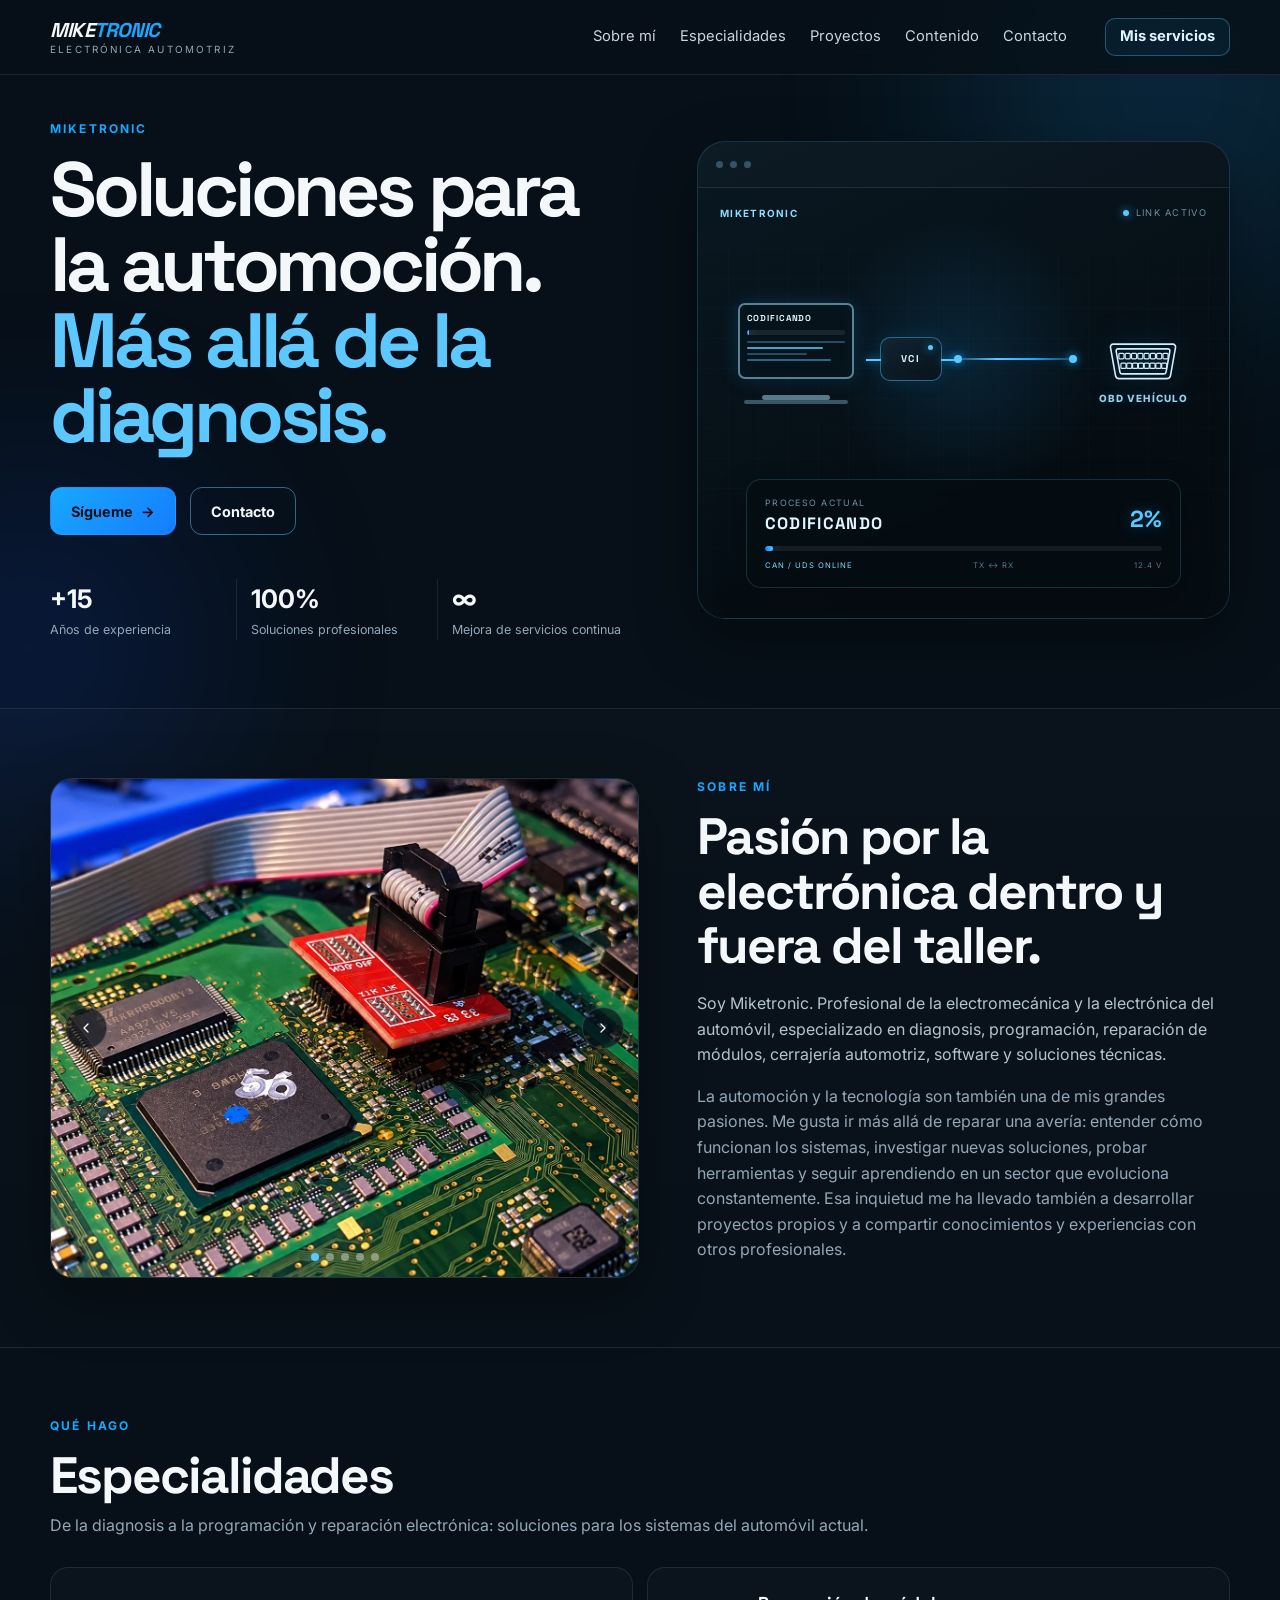
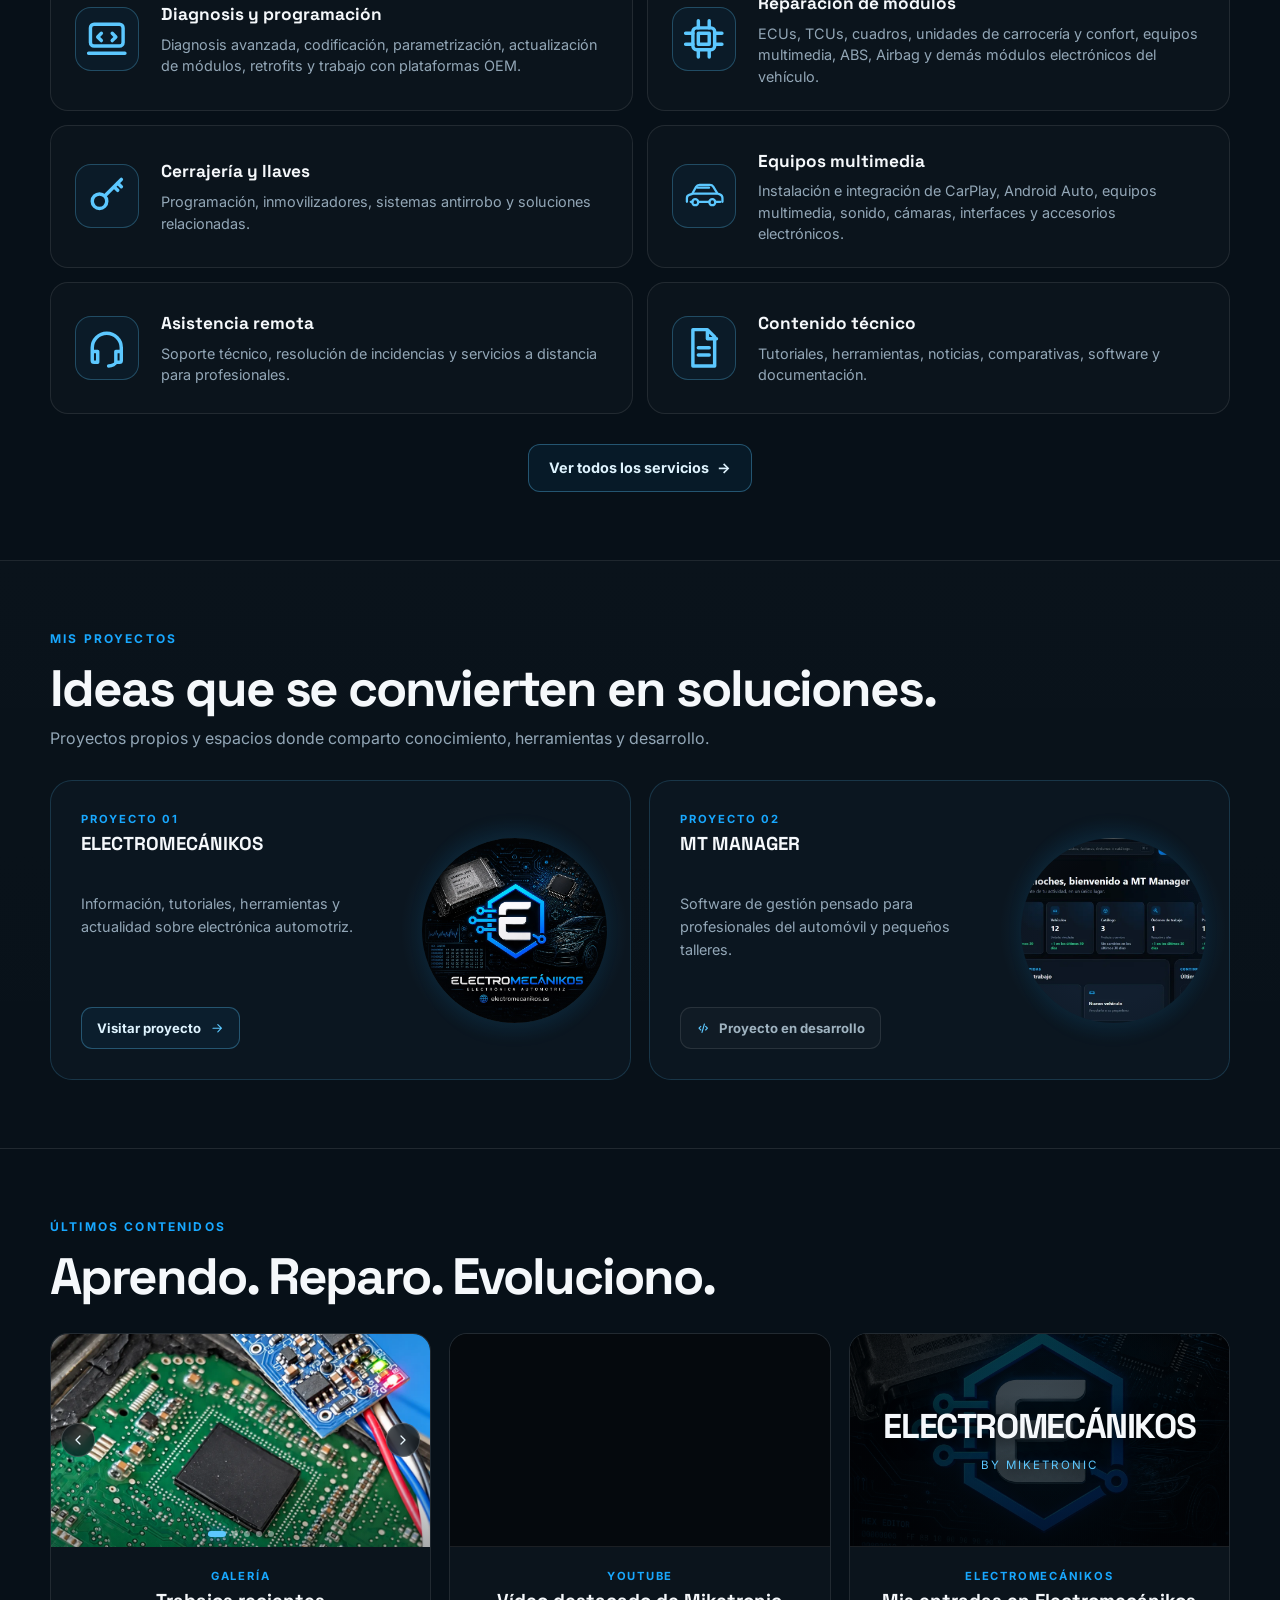
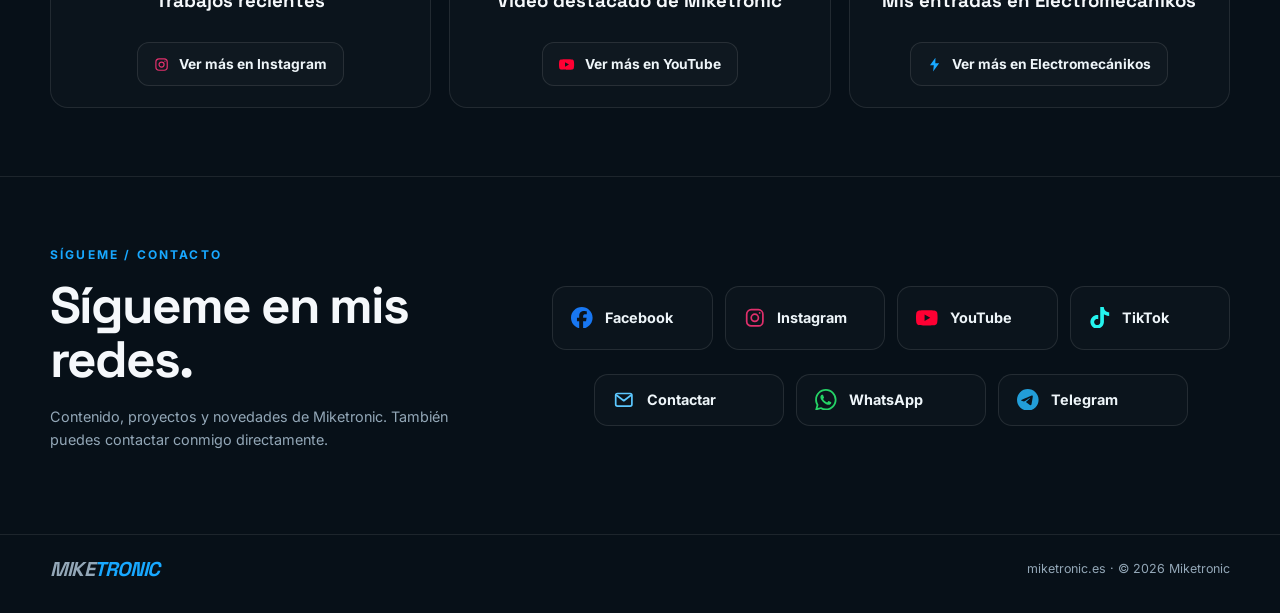
<file: index.html>
<!DOCTYPE html>
<html lang="es"><head>
<meta charset="UTF-8"><meta name="viewport" content="width=device-width,initial-scale=1.0"><title>Miketronic - Soluciones para electrónica automotriz</title>
<meta name="description" content="Miketronic: soluciones de electrónica automotriz, diagnosis, programación, reparación de módulos, cerrajería y tecnología aplicada al automóvil."><meta name="robots" content="index, follow, max-image-preview:large"><meta name="theme-color" content="#07111a">
<link rel="icon" href="/assets/favicon/favicon.ico" sizes="any"><link rel="icon" type="image/png" sizes="192x192" href="/assets/favicon/android-chrome-192x192.png"><link rel="icon" type="image/png" sizes="32x32" href="/assets/favicon/favicon-32x32.png"><link rel="icon" type="image/png" sizes="16x16" href="/assets/favicon/favicon-16x16.png"><link rel="apple-touch-icon" sizes="180x180" href="/assets/favicon/apple-touch-icon.png"><link rel="manifest" href="/site.webmanifest"><meta name="apple-mobile-web-app-title" content="Miketronic"><meta name="application-name" content="Miketronic"><link rel="canonical" href="https://miketronic.es/">
<meta property="og:title" content="Miketronic - Soluciones para electrónica automotriz"><meta property="og:description" content="Soluciones de electrónica automotriz, diagnosis, programación, reparación de módulos, cerrajería y proyectos técnicos para profesionales del automóvil."><meta property="og:type" content="website"><meta property="og:url" content="https://miketronic.es/"><meta property="og:site_name" content="Miketronic"><meta property="og:locale" content="es_ES"><meta property="og:image" content="https://miketronic.es/assets/about/miketronic-social.jpg"><meta property="og:image:type" content="image/jpeg"><meta property="og:image:width" content="1200"><meta property="og:image:height" content="630"><meta property="og:image:alt" content="Miketronic - Soluciones para electrónica automotriz"><meta name="twitter:card" content="summary_large_image"><meta name="twitter:title" content="Miketronic - Soluciones para electrónica automotriz"><meta name="twitter:description" content="Soluciones de electrónica automotriz, diagnosis, programación, reparación de módulos, cerrajería y proyectos técnicos para profesionales del automóvil."><meta name="twitter:image" content="https://miketronic.es/assets/about/miketronic-social.jpg"><meta name="twitter:image:alt" content="Miketronic - Soluciones para electrónica automotriz">
<script type="application/ld+json">{"@context":"https://schema.org","@graph":[{"@type":"WebSite","@id":"https://miketronic.es/#website","url":"https://miketronic.es/","name":"Miketronic","description":"Soluciones para electrónica automotriz: diagnosis, programación, reparación de módulos, cerrajería y tecnología aplicada al automóvil.","inLanguage":"es"},{"@type":"Person","@id":"https://miketronic.es/#miketronic","name":"Miketronic","url":"https://miketronic.es/","image":"https://miketronic.es/assets/about/miketronic-social.jpg","description":"Profesional de la electromecánica y la electrónica del automóvil especializado en diagnosis, programación, reparación de módulos, cerrajería automotriz, software y soluciones técnicas.","knowsAbout":["Electrónica automotriz","Diagnosis de vehículos","Programación y codificación de módulos","Reparación de ECUs y TCUs","Cerrajería automotriz","Asistencia técnica remota"],"sameAs":["https://www.instagram.com/miketronic.es/","https://www.youtube.com/@miketronic_","https://www.tiktok.com/@miketronic.es","https://www.facebook.com/miketronic.es/","https://www.electromecanikos.es/"]}]}</script>
<link rel="preconnect" href="https://fonts.googleapis.com"><link rel="preconnect" href="https://fonts.gstatic.com" crossorigin><link rel="preload" as="style" href="https://fonts.googleapis.com/css2?family=Inter:wght@400;500;600;700;800&family=Space+Grotesk:wght@500;600;700&display=optional" onload="this.onload=null;this.rel='stylesheet'"><noscript><link rel="stylesheet" href="https://fonts.googleapis.com/css2?family=Inter:wght@400;500;600;700;800&family=Space+Grotesk:wght@500;600;700&display=optional"></noscript><link rel="stylesheet" href="styles.css">
<style>.site-icon{display:inline-block;width:1.2em;height:1.2em;flex:0 0 auto;vertical-align:-.18em;color:inherit}.icon .site-icon{width:1.65em;height:1.65em}.social-card .site-icon{width:1.35em;height:1.35em;color:var(--social)}.project-action .site-icon,.project-status .site-icon,.gallery-more .site-icon,.electromecanikos-more .site-icon,.youtube-more .site-icon{width:1.1em;height:1.1em;color:var(--social,#5cc8ff)}.vehicle .site-icon{width:4.3rem;height:4.3rem;color:#cdefff;filter:drop-shadow(0 0 16px rgba(24,168,255,.28))}#sobre-mi,#especialidades,#proyectos,#contenido,#contacto{scroll-margin-top:92px}.youtube-thumb,.article-thumb{padding:0;background:#05090d;aspect-ratio:16/9;height:auto;overflow:hidden}.youtube-thumb iframe,.article-thumb img{width:100%;height:100%;border:0;display:block;object-fit:cover}.youtube-card-body{display:flex;flex-direction:column;align-items:flex-start}.youtube-more,.electromecanikos-more{min-height:44px;border:1px solid rgba(255,255,255,.10);background:rgba(255,255,255,.018);border-radius:12px;display:inline-flex;align-items:center;gap:10px;padding:0 16px;margin-top:8px;color:#eef5f9;font-size:.86rem;font-weight:700;transition:.2s}.youtube-more{--social:#ff0033}.electromecanikos-more{--social:#18a8ff}.youtube-more:hover,.electromecanikos-more:hover{transform:translateY(-3px);border-color:var(--social);box-shadow:0 10px 28px color-mix(in srgb,var(--social) 12%,transparent)}.content-card-link{display:block;color:inherit;text-decoration:none}#contenido .content-card{text-align:center}#contenido .content-card .content-body,#contenido .content-card .youtube-card-body{align-items:center;text-align:center}#contenido .content-card .youtube-more,#contenido .content-card .electromecanikos-more,#contenido .content-card .gallery-more{align-self:center}.projects-grid{align-items:stretch}.project-card{height:100%}.project-content{height:100%;justify-content:flex-start}.project-content p{margin-bottom:22px}.project-action,.project-status{min-height:42px;border:1px solid rgba(92,200,255,.32);background:rgba(24,168,255,.06);border-radius:11px;display:inline-flex;align-items:center;justify-content:center;gap:9px;padding:0 15px;margin-top:auto;align-self:flex-start;font-size:.82rem;font-weight:700}.project-action{color:#dff4ff;text-decoration:none;transition:.2s}.project-action:hover{transform:translateY(-3px);border-color:#5cc8ff;background:rgba(24,168,255,.13);box-shadow:0 10px 28px rgba(24,168,255,.14)}.project-status{border-color:rgba(255,255,255,.10);background:rgba(255,255,255,.025);color:#9fb3c0}.project-art{position:relative;isolation:isolate}.project-art::before{content:"";position:absolute;inset:12%;border-radius:50%;background:radial-gradient(circle,rgba(24,168,255,.30),rgba(24,168,255,.05) 58%,transparent 76%);filter:blur(10px)}.project-art span{position:relative;z-index:1;box-shadow:none!important}.network-grid{display:grid;grid-template-columns:repeat(4,minmax(0,1fr));gap:12px}.contact-methods{display:grid;grid-template-columns:repeat(3,190px);justify-content:center;gap:12px}.contact-methods .social-card{width:190px;min-height:52px}.email-contact{--social:var(--accent-2)}.tech-visual{position:relative;min-height:430px;overflow:hidden;background:#07111a}.nav-services{margin-left:14px!important;padding:9px 14px!important;border:1px solid rgba(92,200,255,.34);border-radius:10px;background:rgba(24,168,255,.07);color:#dff4ff!important;font-weight:700;transition:.2s!important}.nav-services:hover{border-color:#5cc8ff;background:rgba(24,168,255,.14)!important;box-shadow:0 8px 24px rgba(24,168,255,.12);transform:translateY(-1px)}@media(max-width:900px){.network-grid{grid-template-columns:repeat(2,minmax(0,1fr))}}@media(max-width:620px){#sobre-mi,#especialidades,#proyectos,#contenido,#contacto{scroll-margin-top:84px}.network-grid{grid-template-columns:repeat(2,minmax(0,1fr))}.tech-visual{min-height:360px}.nav-services{margin:8px 0 0!important;text-align:center}.hero-copy{text-align:center!important}.hero-actions{justify-content:center!important}.hero-stats{grid-template-columns:repeat(3,minmax(0,1fr))!important;gap:6px!important;align-items:stretch!important}.hero-stats div{padding:0 5px!important;min-width:0!important;text-align:center!important}.hero-stats strong{font-size:clamp(1.15rem,5.8vw,1.55rem)!important;line-height:1.1!important;white-space:nowrap!important}.hero-stats span{font-size:clamp(.56rem,2.55vw,.72rem)!important;line-height:1.25!important;overflow-wrap:anywhere}.vehicle .site-icon{width:3rem;height:3rem}}</style></head>
<body><div class="page-glow glow-a"></div><div class="page-glow glow-b"></div>
<header class="site-header" id="inicio"><div class="container nav-wrap"><a class="brand" href="/" aria-label="Recargar inicio de Miketronic"><span class="brand-main">MIKE<span>TRONIC</span></span><span class="brand-sub">electrónica automotriz</span></a><button class="menu-toggle" aria-label="Abrir menú" aria-expanded="false">☰</button><nav class="nav-links"><a href="#sobre-mi">Sobre mí</a><a href="#especialidades">Especialidades</a><a href="#proyectos">Proyectos</a><a href="#contenido">Contenido</a><a href="#contacto">Contacto</a><a class="nav-services" href="/servicios/">Mis servicios</a></nav></div></header><main>
<section class="hero section-pad"><div class="container hero-grid"><div class="hero-copy"><div class="eyebrow">MIKETRONIC</div><h1>Soluciones para la automoción.<br><span>Más allá de la diagnosis.</span></h1><div class="hero-actions"><a class="btn btn-primary" href="#contacto">Sígueme <span>→</span></a><a class="btn btn-ghost" href="#contacto">Contacto</a></div><div class="hero-stats"><div><strong>+15</strong><span>Años de experiencia</span></div><div><strong>100%</strong><span>Soluciones profesionales</span></div><div><strong>∞</strong><span>Mejora de servicios continua</span></div></div></div><div class="hero-visual"><div class="visual-card"><div class="visual-topline"><span></span><span></span><span></span></div><div class="tech-visual"></div></div></div></div></section>
<section class="section-pad section-dark"><div class="container split-grid" id="sobre-mi"><div class="about-carousel reveal" aria-label="Galería sobre Miketronic"><div class="carousel-track"><div class="carousel-slide active"><img src="assets/about/foto-1.webp" alt="Electrónica automotriz y reparación de módulos - Miketronic" width="1254" height="1254" loading="lazy" decoding="async"></div><div class="carousel-slide"><img src="assets/about/foto-2.webp" alt="Programación y diagnosis de módulos de automóvil - Miketronic" width="1254" height="1254" loading="lazy" decoding="async" fetchpriority="low"></div><div class="carousel-slide"><img src="assets/about/foto-3.webp" alt="Programación electrónica de centralitas - Miketronic" width="1254" height="1254" loading="lazy" decoding="async" fetchpriority="low"></div><div class="carousel-slide"><img src="assets/about/foto-4.webp" alt="Cerrajería automotriz y programación de llaves - Miketronic" width="1254" height="1254" loading="lazy" decoding="async" fetchpriority="low"></div><div class="carousel-slide"><img src="assets/about/foto-5.webp" alt="Reparación electrónica de sistemas del automóvil - Miketronic" width="1254" height="1254" loading="lazy" decoding="async" fetchpriority="low"></div><div class="carousel-empty"><i class="fa-regular fa-images"></i><strong>Añade tus fotos</strong><span>assets/about/foto-1.webp · foto-2.webp · ...</span></div></div><button class="carousel-arrow carousel-prev" type="button" aria-label="Foto anterior"><i class="fa-solid fa-chevron-left"></i></button><button class="carousel-arrow carousel-next" type="button" aria-label="Foto siguiente"><i class="fa-solid fa-chevron-right"></i></button><div class="carousel-dots"></div></div><div class="about-copy reveal delay-1"><div class="eyebrow">SOBRE MÍ</div><h2>Pasión por la electrónica dentro y fuera del taller.</h2><p>Soy Miketronic. Profesional de la electromecánica y la electrónica del automóvil, especializado en diagnosis, programación, reparación de módulos, cerrajería automotriz, software y soluciones técnicas.</p><p class="muted">La automoción y la tecnología son también una de mis grandes pasiones. Me gusta ir más allá de reparar una avería: entender cómo funcionan los sistemas, investigar nuevas soluciones, probar herramientas y seguir aprendiendo en un sector que evoluciona constantemente. Esa inquietud me ha llevado también a desarrollar proyectos propios y a compartir conocimientos y experiencias con otros profesionales.</p></div></div></section>
<section class="section-pad"><div class="container" id="especialidades"><div class="section-heading reveal"><div><div class="eyebrow">QUÉ HAGO</div><h2>Especialidades</h2><p>De la diagnosis a la programación y reparación electrónica: soluciones para los sistemas del automóvil actual.</p></div></div><div class="cards-grid services-grid"><article class="card service-card reveal"><div class="icon"><i class="fa-solid fa-laptop-code"></i></div><div class="service-copy"><h3>Diagnosis y programación</h3><p>Diagnosis avanzada, codificación, parametrización, actualización de módulos, retrofits y trabajo con plataformas OEM.</p></div></article><article class="card service-card reveal delay-1"><div class="icon"><i class="fa-solid fa-microchip"></i></div><div class="service-copy"><h3>Reparación de módulos</h3><p>ECUs, TCUs, cuadros, unidades de carrocería y confort, equipos multimedia, ABS, Airbag y demás módulos electrónicos del vehículo.</p></div></article><article class="card service-card reveal delay-2"><div class="icon"><i class="fa-solid fa-key"></i></div><div class="service-copy"><h3>Cerrajería y llaves</h3><p>Programación, inmovilizadores, sistemas antirrobo y soluciones relacionadas.</p></div></article><article class="card service-card reveal"><div class="icon"><i class="fa-solid fa-car-side"></i></div><div class="service-copy"><h3>Equipos multimedia</h3><p>Instalación e integración de CarPlay, Android Auto, equipos multimedia, sonido, cámaras, interfaces y accesorios electrónicos.</p></div></article><article class="card service-card reveal delay-1"><div class="icon"><i class="fa-solid fa-headset"></i></div><div class="service-copy"><h3>Asistencia remota</h3><p>Soporte técnico, resolución de incidencias y servicios a distancia para profesionales.</p></div></article><article class="card service-card reveal delay-2"><div class="icon"><i class="fa-solid fa-file-lines"></i></div><div class="service-copy"><h3>Contenido técnico</h3><p>Tutoriales, herramientas, noticias, comparativas, software y documentación.</p></div></article></div></div></section>
<section class="section-pad section-dark"><div class="container" id="proyectos"><div class="section-heading reveal"><div><div class="eyebrow">MIS PROYECTOS</div><h2>Ideas que se convierten en soluciones.</h2><p>Proyectos propios y espacios donde comparto conocimiento, herramientas y desarrollo.</p></div></div><div class="projects-grid"><article class="project-card reveal"><div class="project-content"><div class="project-kicker">PROYECTO 01</div><h3>ELECTROMECÁNIKOS</h3><p>Información, tutoriales, herramientas y actualidad sobre electrónica automotriz.</p><a class="project-action" href="https://www.electromecanikos.es/" target="_blank" rel="noopener noreferrer">Visitar proyecto <i class="fa-solid fa-arrow-right"></i></a></div><div class="project-art project-art-one"><span>EM</span></div></article><article class="project-card reveal delay-1"><div class="project-content"><div class="project-kicker">PROYECTO 02</div><h3>MT MANAGER</h3><p>Software de gestión pensado para profesionales del automóvil y pequeños talleres.</p><span class="project-status"><i class="fa-solid fa-code"></i> Proyecto en desarrollo</span></div><div class="project-art project-art-two"><span>MT</span></div></article></div></div></section>
<section class="section-pad"><div class="container" id="contenido"><div class="section-heading reveal"><div><div class="eyebrow">ÚLTIMOS CONTENIDOS</div><h2>Aprendo. Reparo. Evoluciono.</h2></div></div><div class="content-grid"><article class="content-card reveal"><div class="content-thumb">CARGANDO...</div></article><article class="content-card reveal delay-1"><div class="content-thumb">CARGANDO...</div></article><article class="content-card reveal delay-2"><div class="content-thumb">CARGANDO...</div></article></div></div></section>
<section class="section-pad contact-section"><div class="container contact-wrap reveal" id="contacto"><div><div class="eyebrow">SÍGUEME / CONTACTO</div><h2>Sígueme en mis redes.</h2><p>Contenido, proyectos y novedades de Miketronic. También puedes contactar conmigo directamente.</p></div><div class="social-area"><div class="network-grid"><a class="social-card facebook" href="https://www.facebook.com/miketronic.es/" target="_blank" rel="noopener noreferrer"><i class="fa-brands fa-facebook-f"></i><strong>Facebook</strong></a><a class="social-card instagram" href="https://www.instagram.com/miketronic.es/" target="_blank" rel="noopener noreferrer"><i class="fa-brands fa-instagram"></i><strong>Instagram</strong></a><a class="social-card youtube" href="https://www.youtube.com/@miketronic_" target="_blank" rel="noopener noreferrer"><i class="fa-brands fa-youtube"></i><strong>YouTube</strong></a><a class="social-card tiktok" href="https://www.tiktok.com/@miketronic.es" target="_blank" rel="noopener noreferrer"><i class="fa-brands fa-tiktok"></i><strong>TikTok</strong></a></div><div class="contact-methods"><a class="social-card email-contact" href="mailto:miketronic.es@gmail.com"><i class="fa-solid fa-envelope"></i><strong>Contactar</strong></a><a class="social-card whatsapp" href="https://wa.me/34622486968" target="_blank" rel="noopener noreferrer"><i class="fa-brands fa-whatsapp"></i><strong>WhatsApp</strong></a><a class="social-card telegram" href="https://t.me/mike_miketronic" target="_blank" rel="noopener noreferrer"><i class="fa-brands fa-telegram"></i><strong>Telegram</strong></a></div></div></div></section></main>
<footer class="site-footer"><div class="container footer-wrap"><div class="brand footer-brand"><span class="brand-main">MIKE<span>TRONIC</span></span></div><div>miketronic.es · © <span id="year"></span> Miketronic</div></div></footer><button class="back-to-top" type="button" aria-label="Volver arriba" title="Volver arriba"><i class="fa-solid fa-chevron-up"></i></button><script src="content-config.js" defer></script><script src="script.js" defer></script><script src="icons.js" defer></script></body></html>
</file>
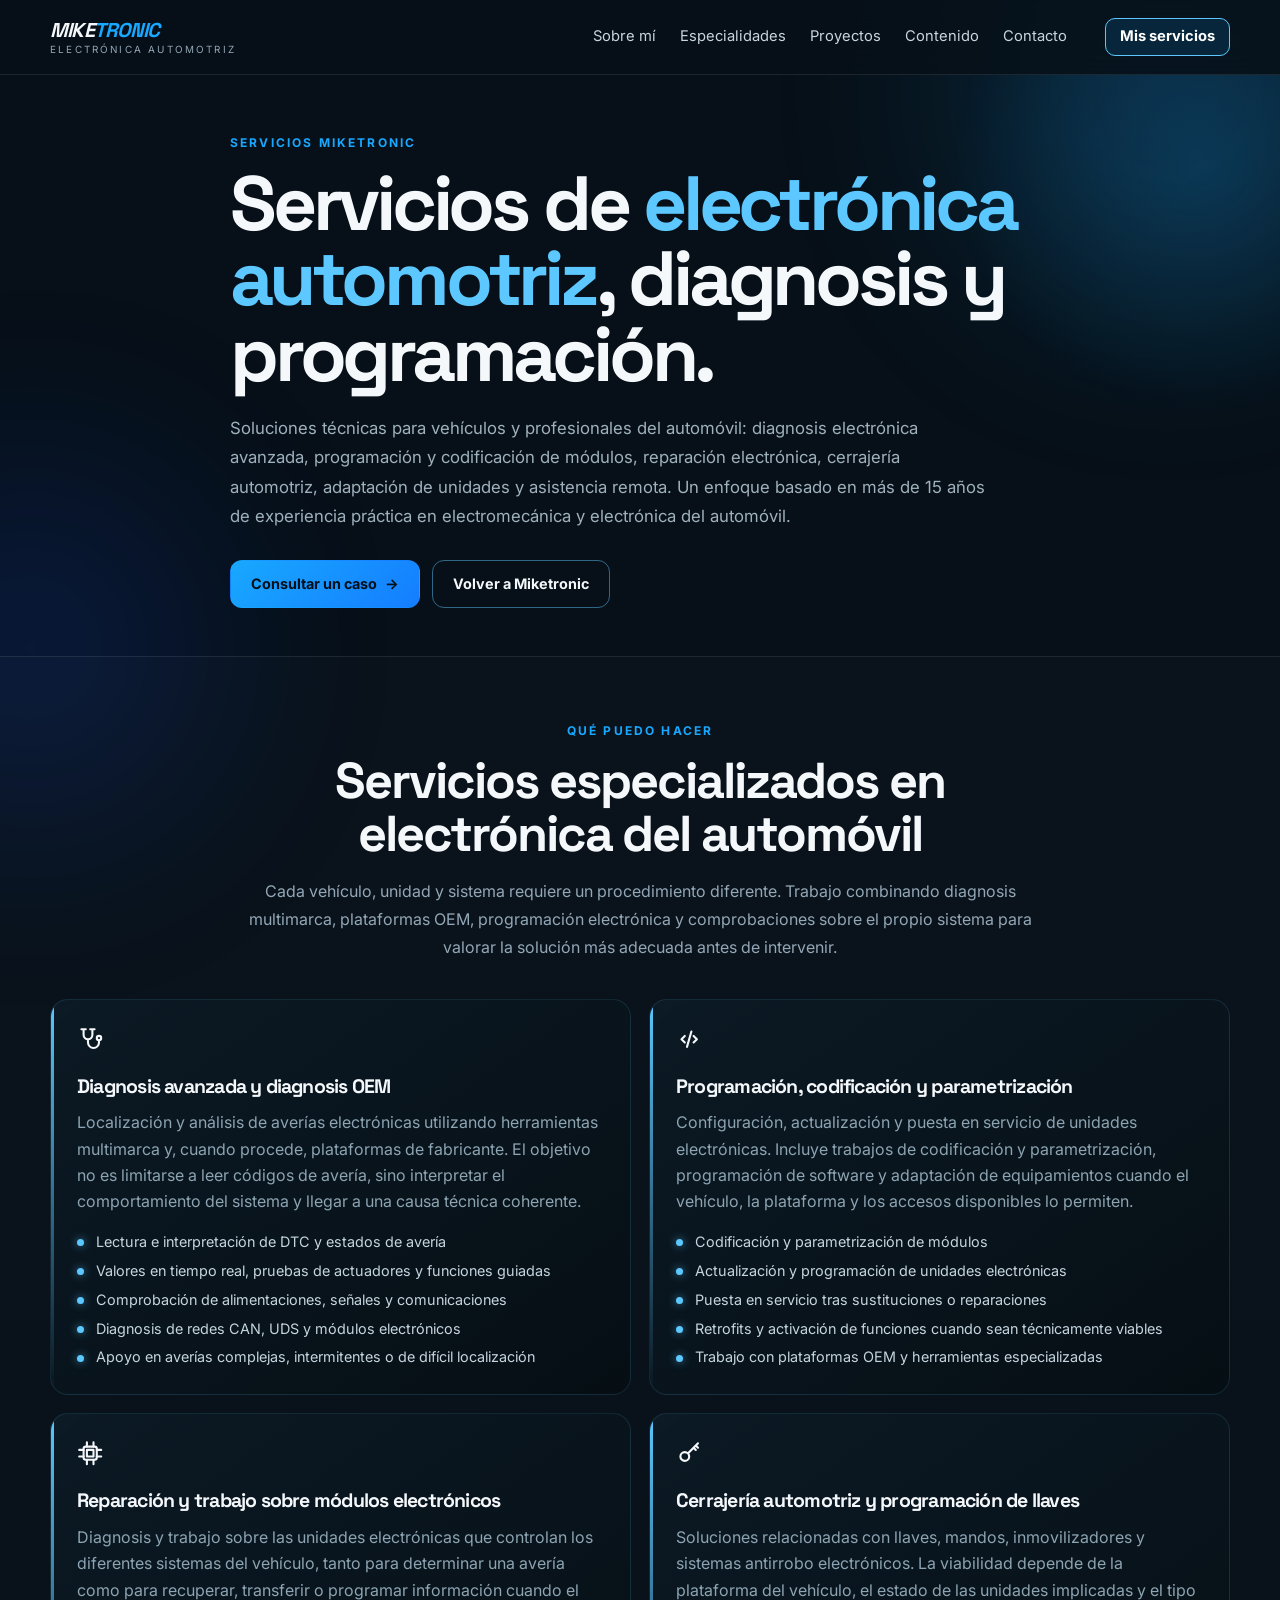
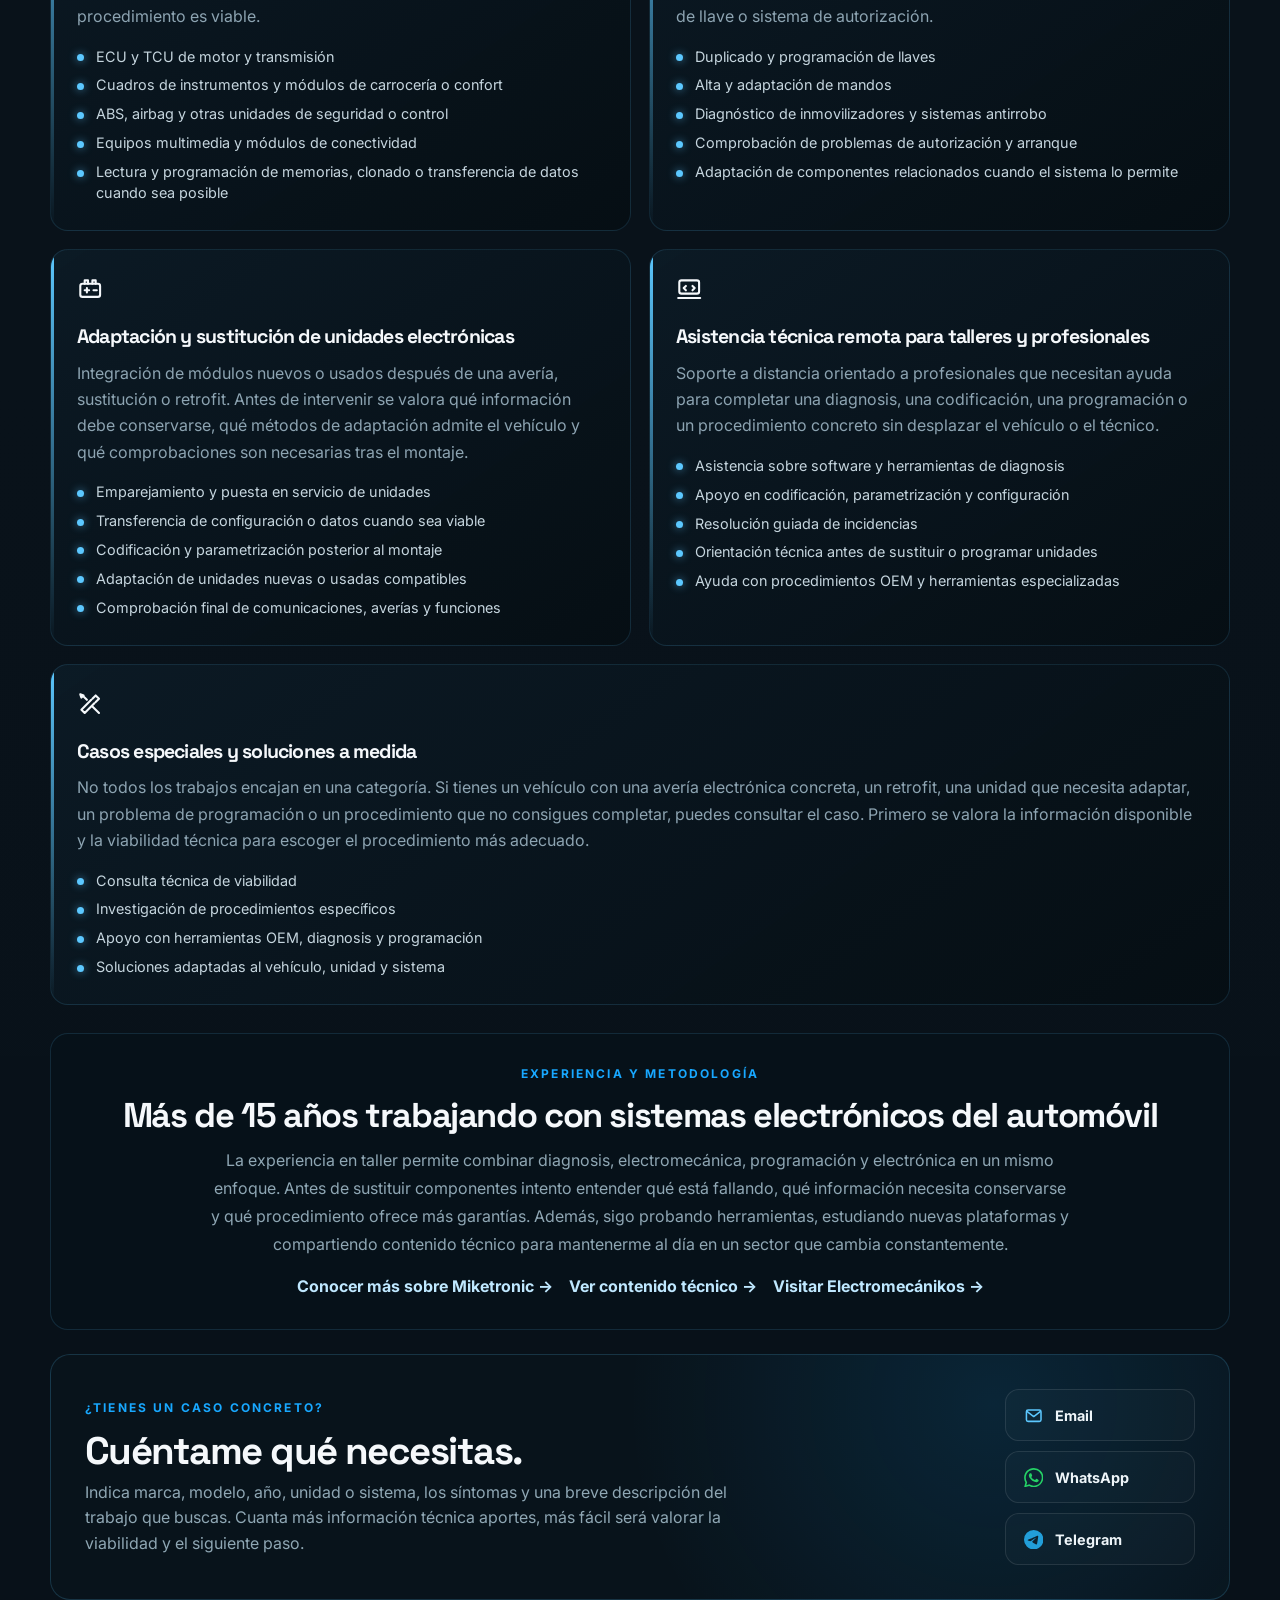
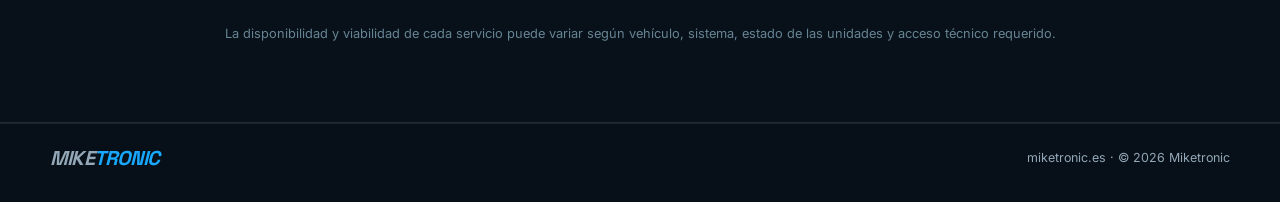
<file: servicios/index.html>
<!DOCTYPE html><html lang="es"><head><meta charset="UTF-8"><meta name="viewport" content="width=device-width,initial-scale=1.0"><title>Servicios de electrónica automotriz | Diagnosis, programación y llaves - Miketronic</title><meta name="description" content="Servicios de electrónica automotriz Miketronic: diagnosis avanzada, programación y codificación, reparación de módulos, cerrajería, adaptación de unidades y asistencia remota para profesionales."><meta name="robots" content="index, follow, max-image-preview:large"><meta name="theme-color" content="#07111a"><link rel="canonical" href="https://miketronic.es/servicios/"><meta property="og:title" content="Servicios de electrónica automotriz | Miketronic"><meta property="og:description" content="Diagnosis avanzada, programación y codificación, reparación de módulos, cerrajería automotriz, adaptación de unidades y asistencia técnica remota."><meta property="og:type" content="website"><meta property="og:url" content="https://miketronic.es/servicios/"><meta property="og:site_name" content="Miketronic"><meta property="og:locale" content="es_ES"><meta property="og:image" content="https://miketronic.es/assets/about/miketronic-social.jpg"><meta property="og:image:type" content="image/jpeg"><meta property="og:image:width" content="1200"><meta property="og:image:height" content="630"><meta property="og:image:alt" content="Miketronic - Servicios de electrónica automotriz"><meta name="twitter:card" content="summary_large_image"><meta name="twitter:title" content="Servicios de electrónica automotriz | Miketronic"><meta name="twitter:description" content="Diagnosis, programación, reparación de módulos, llaves, adaptación de unidades y asistencia remota para profesionales del automóvil."><meta name="twitter:image" content="https://miketronic.es/assets/about/miketronic-social.jpg"><meta name="twitter:image:alt" content="Miketronic - Servicios de electrónica automotriz"><script type="application/ld+json">{"@context":"https://schema.org","@graph":[{"@type":"WebPage","@id":"https://miketronic.es/servicios/#webpage","url":"https://miketronic.es/servicios/","name":"Servicios de electrónica automotriz | Miketronic","description":"Servicios de electrónica automotriz: diagnosis avanzada, programación y codificación, reparación de módulos, cerrajería automotriz, adaptación de unidades y asistencia técnica remota.","isPartOf":{"@id":"https://miketronic.es/#website"},"about":{"@id":"https://miketronic.es/#miketronic"},"inLanguage":"es"},{"@type":"ItemList","@id":"https://miketronic.es/servicios/#servicios","name":"Servicios de electrónica automotriz Miketronic","itemListElement":[{"@type":"ListItem","position":1,"item":{"@type":"Service","@id":"https://miketronic.es/servicios/#diagnosis","name":"Diagnosis avanzada y diagnosis OEM","provider":{"@id":"https://miketronic.es/#miketronic"},"description":"Diagnosis electrónica avanzada con herramientas multimarca y plataformas de fabricante, interpretación de DTC, valores en tiempo real y análisis de comunicaciones CAN y UDS."}},{"@type":"ListItem","position":2,"item":{"@type":"Service","@id":"https://miketronic.es/servicios/#programacion","name":"Programación, codificación y parametrización","provider":{"@id":"https://miketronic.es/#miketronic"},"description":"Programación, codificación, parametrización, actualización de módulos, puesta en servicio y retrofits cuando el vehículo y el sistema lo permiten."}},{"@type":"ListItem","position":3,"item":{"@type":"Service","@id":"https://miketronic.es/servicios/#modulos","name":"Reparación y trabajo sobre módulos electrónicos","provider":{"@id":"https://miketronic.es/#miketronic"},"description":"Diagnosis y trabajo sobre ECU, TCU, cuadros, ABS, airbag, módulos de carrocería y confort, equipos multimedia y memorias electrónicas."}},{"@type":"ListItem","position":4,"item":{"@type":"Service","@id":"https://miketronic.es/servicios/#cerrajeria","name":"Cerrajería automotriz y programación de llaves","provider":{"@id":"https://miketronic.es/#miketronic"},"description":"Duplicado y programación de llaves y mandos, inmovilizadores, sistemas antirrobo y diagnóstico de problemas de autorización y arranque."}},{"@type":"ListItem","position":5,"item":{"@type":"Service","@id":"https://miketronic.es/servicios/#adaptacion","name":"Adaptación y sustitución de unidades","provider":{"@id":"https://miketronic.es/#miketronic"},"description":"Integración y puesta en servicio de módulos nuevos o usados, transferencia de configuración, codificación y comprobación posterior cuando sea técnicamente viable."}},{"@type":"ListItem","position":6,"item":{"@type":"Service","@id":"https://miketronic.es/servicios/#remoto","name":"Asistencia técnica remota para profesionales","provider":{"@id":"https://miketronic.es/#miketronic"},"description":"Soporte técnico remoto para talleres y profesionales en diagnosis, programación, codificación, configuración de software y resolución guiada de incidencias."}}]}]}</script><link rel="icon" href="/assets/favicon/favicon.ico" sizes="any"><link rel="icon" type="image/png" sizes="32x32" href="/assets/favicon/favicon-32x32.png"><link rel="apple-touch-icon" sizes="180x180" href="/assets/favicon/apple-touch-icon.png"><link rel="manifest" href="/site.webmanifest"><link rel="preconnect" href="https://fonts.googleapis.com"><link rel="preconnect" href="https://fonts.gstatic.com" crossorigin><link rel="preload" as="style" href="https://fonts.googleapis.com/css2?family=Inter:wght@400;500;600;700;800&family=Space+Grotesk:wght@500;600;700&display=optional" onload="this.onload=null;this.rel='stylesheet'"><noscript><link rel="stylesheet" href="https://fonts.googleapis.com/css2?family=Inter:wght@400;500;600;700;800&family=Space+Grotesk:wght@500;600;700&display=optional"></noscript><link rel="stylesheet" href="/styles.css"><style>.site-icon{display:inline-block;width:1.2em;height:1.2em;flex:0 0 auto;vertical-align:-.18em;color:inherit}.service-detail .icon .site-icon{width:1.65em;height:1.65em}.nav-links{align-items:center}.nav-links>a{display:inline-flex;align-items:center;min-height:38px}.services-nav-link{margin-left:14px!important;padding:0 14px!important;border:1px solid #5cc8ff;border-radius:10px;background:rgba(24,168,255,.13);color:#fff!important;font-weight:700}.services-hero{padding-top:58px;padding-bottom:48px;position:relative;overflow:hidden}.services-hero:before{content:"";position:absolute;width:520px;height:520px;border-radius:50%;right:-180px;top:-170px;background:radial-gradient(circle,rgba(24,168,255,.16),transparent 68%);pointer-events:none}.services-hero-copy{max-width:820px}.services-hero h1{font-size:clamp(2.5rem,6vw,5.2rem);line-height:.98;margin:12px 0 22px}.services-hero h1 span{color:#5cc8ff}.services-hero p{max-width:760px;color:#9fb1bc;font-size:1.05rem;line-height:1.75}.services-actions{display:flex;gap:12px;flex-wrap:wrap;margin-top:28px}.services-section{padding:64px 0}.services-intro{text-align:center;max-width:820px;margin:0 auto 38px}.services-intro h2{font-size:clamp(2rem,4vw,3.15rem);margin:8px 0 14px}.services-intro p{line-height:1.75}.service-list{display:grid;grid-template-columns:repeat(2,minmax(0,1fr));gap:18px}.service-detail{position:relative;padding:26px;border:1px solid rgba(92,200,255,.13);border-radius:18px;background:linear-gradient(145deg,rgba(13,28,39,.88),rgba(6,14,20,.94));overflow:hidden;min-height:250px}.service-detail:before{content:"";position:absolute;left:0;top:0;width:3px;height:100%;background:linear-gradient(#5cc8ff,transparent)}.service-detail .icon{margin-bottom:20px}.service-detail h2{font-size:1.22rem;margin:0 0 12px}.service-detail p{color:#8da4b2;line-height:1.65;margin:0 0 17px}.service-detail ul{list-style:none;margin:0;padding:0;display:grid;gap:8px}.service-detail li{position:relative;padding-left:19px;color:#c5d5de;font-size:.9rem;line-height:1.45}.service-detail li:before{content:"";position:absolute;left:0;top:.52em;width:7px;height:7px;border-radius:50%;background:#5cc8ff;box-shadow:0 0 9px rgba(92,200,255,.65)}.service-wide{grid-column:span 2}.experience-block{margin:28px 0 0;padding:30px;border:1px solid rgba(92,200,255,.14);border-radius:18px;background:rgba(8,19,27,.72);text-align:center}.experience-block h2{margin:8px 0 12px;font-size:clamp(1.55rem,3vw,2.15rem)}.experience-block p{max-width:860px;margin:0 auto;color:#8fa7b4;line-height:1.75}.experience-links{margin-top:16px;display:flex;gap:16px;justify-content:center;flex-wrap:wrap}.experience-links a{color:#bfe8ff;text-decoration:none;font-weight:700}.experience-links a:hover{color:#5cc8ff}.service-cta{margin-top:24px;padding:34px;border:1px solid rgba(92,200,255,.18);border-radius:20px;background:radial-gradient(circle at 80% 20%,rgba(24,168,255,.12),transparent 38%),#08131b;display:flex;align-items:center;justify-content:space-between;gap:24px}.service-cta h2{margin:0 0 8px;font-size:clamp(1.6rem,3vw,2.4rem)}.service-cta p{margin:0;color:#8fa7b4;max-width:650px}.service-contact-actions{flex:0 0 190px;display:flex;flex-direction:column;gap:10px}.service-contact-actions .contact-channel{--social:#5cc8ff;width:190px;min-height:52px;border:1px solid rgba(255,255,255,.10);background:rgba(255,255,255,.018);border-radius:14px;display:flex;align-items:center;justify-content:flex-start;gap:12px;padding:0 18px;color:#eef5f9;font-size:.9rem;font-weight:700;transition:transform .2s ease,border-color .2s ease,background .2s ease,box-shadow .2s ease}.service-contact-actions .contact-channel .site-icon{width:1.35em;height:1.35em;color:var(--social);transition:transform .2s ease,filter .2s ease}.service-contact-actions .contact-channel:hover{transform:translateY(-3px);border-color:var(--social);background:color-mix(in srgb,var(--social) 9%,rgba(255,255,255,.02));box-shadow:0 10px 28px color-mix(in srgb,var(--social) 12%,transparent)}.service-contact-actions .contact-channel:hover .site-icon{transform:scale(1.1);filter:drop-shadow(0 0 8px var(--social))}.service-contact-actions .contact-email{--social:#5cc8ff}.service-contact-actions .contact-whatsapp{--social:#25d366}.service-contact-actions .contact-telegram{--social:#229ed9}.services-note{text-align:center;margin-top:24px;color:#668494;font-size:.8rem}@media(max-width:820px){.service-list{grid-template-columns:1fr}.service-wide{grid-column:auto}.service-cta{flex-direction:column;text-align:center}.service-contact-actions{flex-basis:auto;align-items:center}.services-hero-copy{text-align:center;margin:auto}.services-actions{justify-content:center}}@media(max-width:620px){.services-hero{padding-top:42px;padding-bottom:40px}.services-section{padding:52px 0}.service-detail{padding:22px;text-align:center;min-height:0}.service-detail .icon{margin-left:auto;margin-right:auto}.service-detail li{text-align:left}.services-nav-link{margin:8px 0 0!important;text-align:center;padding:0 14px!important}.service-cta{padding:26px 20px}.experience-block{padding:24px 20px}}</style></head><body><div class="page-glow glow-a"></div><div class="page-glow glow-b"></div><header class="site-header"><div class="container nav-wrap"><a class="brand" href="/" aria-label="Ir a la página principal de Miketronic"><span class="brand-main">MIKE<span>TRONIC</span></span><span class="brand-sub">electrónica automotriz</span></a><button class="menu-toggle" aria-label="Abrir menú" aria-expanded="false">☰</button><nav class="nav-links" aria-label="Navegación principal"><a href="/#sobre-mi">Sobre mí</a><a href="/#especialidades">Especialidades</a><a href="/#proyectos">Proyectos</a><a href="/#contenido">Contenido</a><a href="/#contacto">Contacto</a><a class="services-nav-link" href="/servicios/" aria-current="page">Mis servicios</a></nav></div></header><main><section class="services-hero"><div class="container services-hero-copy"><div class="eyebrow">SERVICIOS MIKETRONIC</div><h1>Servicios de <span>electrónica automotriz</span>, diagnosis y programación.</h1><p>Soluciones técnicas para vehículos y profesionales del automóvil: diagnosis electrónica avanzada, programación y codificación de módulos, reparación electrónica, cerrajería automotriz, adaptación de unidades y asistencia remota. Un enfoque basado en más de 15 años de experiencia práctica en electromecánica y electrónica del automóvil.</p><div class="services-actions"><a class="btn btn-primary" href="/#contacto">Consultar un caso <span>→</span></a><a class="btn btn-ghost" href="/">Volver a Miketronic</a></div></div></section><section class="services-section section-dark"><div class="container"><div class="services-intro"><div class="eyebrow">QUÉ PUEDO HACER</div><h2>Servicios especializados en electrónica del automóvil</h2><p class="muted">Cada vehículo, unidad y sistema requiere un procedimiento diferente. Trabajo combinando diagnosis multimarca, plataformas OEM, programación electrónica y comprobaciones sobre el propio sistema para valorar la solución más adecuada antes de intervenir.</p></div><div class="service-list"><article class="service-detail" id="diagnosis"><div class="icon"><i class="fa-solid fa-stethoscope"></i></div><h2>Diagnosis avanzada y diagnosis OEM</h2><p>Localización y análisis de averías electrónicas utilizando herramientas multimarca y, cuando procede, plataformas de fabricante. El objetivo no es limitarse a leer códigos de avería, sino interpretar el comportamiento del sistema y llegar a una causa técnica coherente.</p><ul><li>Lectura e interpretación de DTC y estados de avería</li><li>Valores en tiempo real, pruebas de actuadores y funciones guiadas</li><li>Comprobación de alimentaciones, señales y comunicaciones</li><li>Diagnosis de redes CAN, UDS y módulos electrónicos</li><li>Apoyo en averías complejas, intermitentes o de difícil localización</li></ul></article><article class="service-detail" id="programacion"><div class="icon"><i class="fa-solid fa-code"></i></div><h2>Programación, codificación y parametrización</h2><p>Configuración, actualización y puesta en servicio de unidades electrónicas. Incluye trabajos de codificación y parametrización, programación de software y adaptación de equipamientos cuando el vehículo, la plataforma y los accesos disponibles lo permiten.</p><ul><li>Codificación y parametrización de módulos</li><li>Actualización y programación de unidades electrónicas</li><li>Puesta en servicio tras sustituciones o reparaciones</li><li>Retrofits y activación de funciones cuando sean técnicamente viables</li><li>Trabajo con plataformas OEM y herramientas especializadas</li></ul></article><article class="service-detail" id="modulos"><div class="icon"><i class="fa-solid fa-microchip"></i></div><h2>Reparación y trabajo sobre módulos electrónicos</h2><p>Diagnosis y trabajo sobre las unidades electrónicas que controlan los diferentes sistemas del vehículo, tanto para determinar una avería como para recuperar, transferir o programar información cuando el procedimiento es viable.</p><ul><li>ECU y TCU de motor y transmisión</li><li>Cuadros de instrumentos y módulos de carrocería o confort</li><li>ABS, airbag y otras unidades de seguridad o control</li><li>Equipos multimedia y módulos de conectividad</li><li>Lectura y programación de memorias, clonado o transferencia de datos cuando sea posible</li></ul></article><article class="service-detail" id="cerrajeria"><div class="icon"><i class="fa-solid fa-key"></i></div><h2>Cerrajería automotriz y programación de llaves</h2><p>Soluciones relacionadas con llaves, mandos, inmovilizadores y sistemas antirrobo electrónicos. La viabilidad depende de la plataforma del vehículo, el estado de las unidades implicadas y el tipo de llave o sistema de autorización.</p><ul><li>Duplicado y programación de llaves</li><li>Alta y adaptación de mandos</li><li>Diagnóstico de inmovilizadores y sistemas antirrobo</li><li>Comprobación de problemas de autorización y arranque</li><li>Adaptación de componentes relacionados cuando el sistema lo permite</li></ul></article><article class="service-detail" id="adaptacion"><div class="icon"><i class="fa-solid fa-car-battery"></i></div><h2>Adaptación y sustitución de unidades electrónicas</h2><p>Integración de módulos nuevos o usados después de una avería, sustitución o retrofit. Antes de intervenir se valora qué información debe conservarse, qué métodos de adaptación admite el vehículo y qué comprobaciones son necesarias tras el montaje.</p><ul><li>Emparejamiento y puesta en servicio de unidades</li><li>Transferencia de configuración o datos cuando sea viable</li><li>Codificación y parametrización posterior al montaje</li><li>Adaptación de unidades nuevas o usadas compatibles</li><li>Comprobación final de comunicaciones, averías y funciones</li></ul></article><article class="service-detail" id="remoto"><div class="icon"><i class="fa-solid fa-laptop-code"></i></div><h2>Asistencia técnica remota para talleres y profesionales</h2><p>Soporte a distancia orientado a profesionales que necesitan ayuda para completar una diagnosis, una codificación, una programación o un procedimiento concreto sin desplazar el vehículo o el técnico.</p><ul><li>Asistencia sobre software y herramientas de diagnosis</li><li>Apoyo en codificación, parametrización y configuración</li><li>Resolución guiada de incidencias</li><li>Orientación técnica antes de sustituir o programar unidades</li><li>Ayuda con procedimientos OEM y herramientas especializadas</li></ul></article><article class="service-detail service-wide"><div class="icon"><i class="fa-solid fa-screwdriver-wrench"></i></div><h2>Casos especiales y soluciones a medida</h2><p>No todos los trabajos encajan en una categoría. Si tienes un vehículo con una avería electrónica concreta, un retrofit, una unidad que necesita adaptar, un problema de programación o un procedimiento que no consigues completar, puedes consultar el caso. Primero se valora la información disponible y la viabilidad técnica para escoger el procedimiento más adecuado.</p><ul><li>Consulta técnica de viabilidad</li><li>Investigación de procedimientos específicos</li><li>Apoyo con herramientas OEM, diagnosis y programación</li><li>Soluciones adaptadas al vehículo, unidad y sistema</li></ul></article></div><section class="experience-block" aria-labelledby="experiencia-servicios"><div class="eyebrow">EXPERIENCIA Y METODOLOGÍA</div><h2 id="experiencia-servicios">Más de 15 años trabajando con sistemas electrónicos del automóvil</h2><p>La experiencia en taller permite combinar diagnosis, electromecánica, programación y electrónica en un mismo enfoque. Antes de sustituir componentes intento entender qué está fallando, qué información necesita conservarse y qué procedimiento ofrece más garantías. Además, sigo probando herramientas, estudiando nuevas plataformas y compartiendo contenido técnico para mantenerme al día en un sector que cambia constantemente.</p><div class="experience-links"><a href="/#sobre-mi">Conocer más sobre Miketronic →</a><a href="/#contenido">Ver contenido técnico →</a><a href="https://www.electromecanikos.es/" target="_blank" rel="noopener noreferrer">Visitar Electromecánikos →</a></div></section><div class="service-cta"><div><div class="eyebrow">¿TIENES UN CASO CONCRETO?</div><h2>Cuéntame qué necesitas.</h2><p>Indica marca, modelo, año, unidad o sistema, los síntomas y una breve descripción del trabajo que buscas. Cuanta más información técnica aportes, más fácil será valorar la viabilidad y el siguiente paso.</p></div><div class="service-contact-actions"><a class="contact-channel contact-email" href="mailto:miketronic.es@gmail.com"><i class="fa-solid fa-envelope"></i><strong>Email</strong></a><a class="contact-channel contact-whatsapp" href="https://wa.me/34622486968" target="_blank" rel="noopener noreferrer"><i class="fa-brands fa-whatsapp"></i><strong>WhatsApp</strong></a><a class="contact-channel contact-telegram" href="https://t.me/mike_miketronic" target="_blank" rel="noopener noreferrer"><i class="fa-brands fa-telegram"></i><strong>Telegram</strong></a></div></div><p class="services-note">La disponibilidad y viabilidad de cada servicio puede variar según vehículo, sistema, estado de las unidades y acceso técnico requerido.</p></div></section></main><footer class="site-footer"><div class="container footer-wrap"><div class="brand footer-brand"><span class="brand-main">MIKE<span>TRONIC</span></span></div><div>miketronic.es · © <span id="year"></span> Miketronic</div></div></footer><script>const menuToggle=document.querySelector('.menu-toggle'),navLinks=document.querySelector('.nav-links');menuToggle?.addEventListener('click',()=>{const open=navLinks.classList.toggle('open');menuToggle.setAttribute('aria-expanded',String(open))});document.querySelectorAll('.nav-links a').forEach(a=>a.addEventListener('click',()=>{navLinks.classList.remove('open');menuToggle?.setAttribute('aria-expanded','false')}));const year=document.getElementById('year');if(year)year.textContent=new Date().getFullYear();</script><script src="/icons.js" defer></script></body></html>
</file>
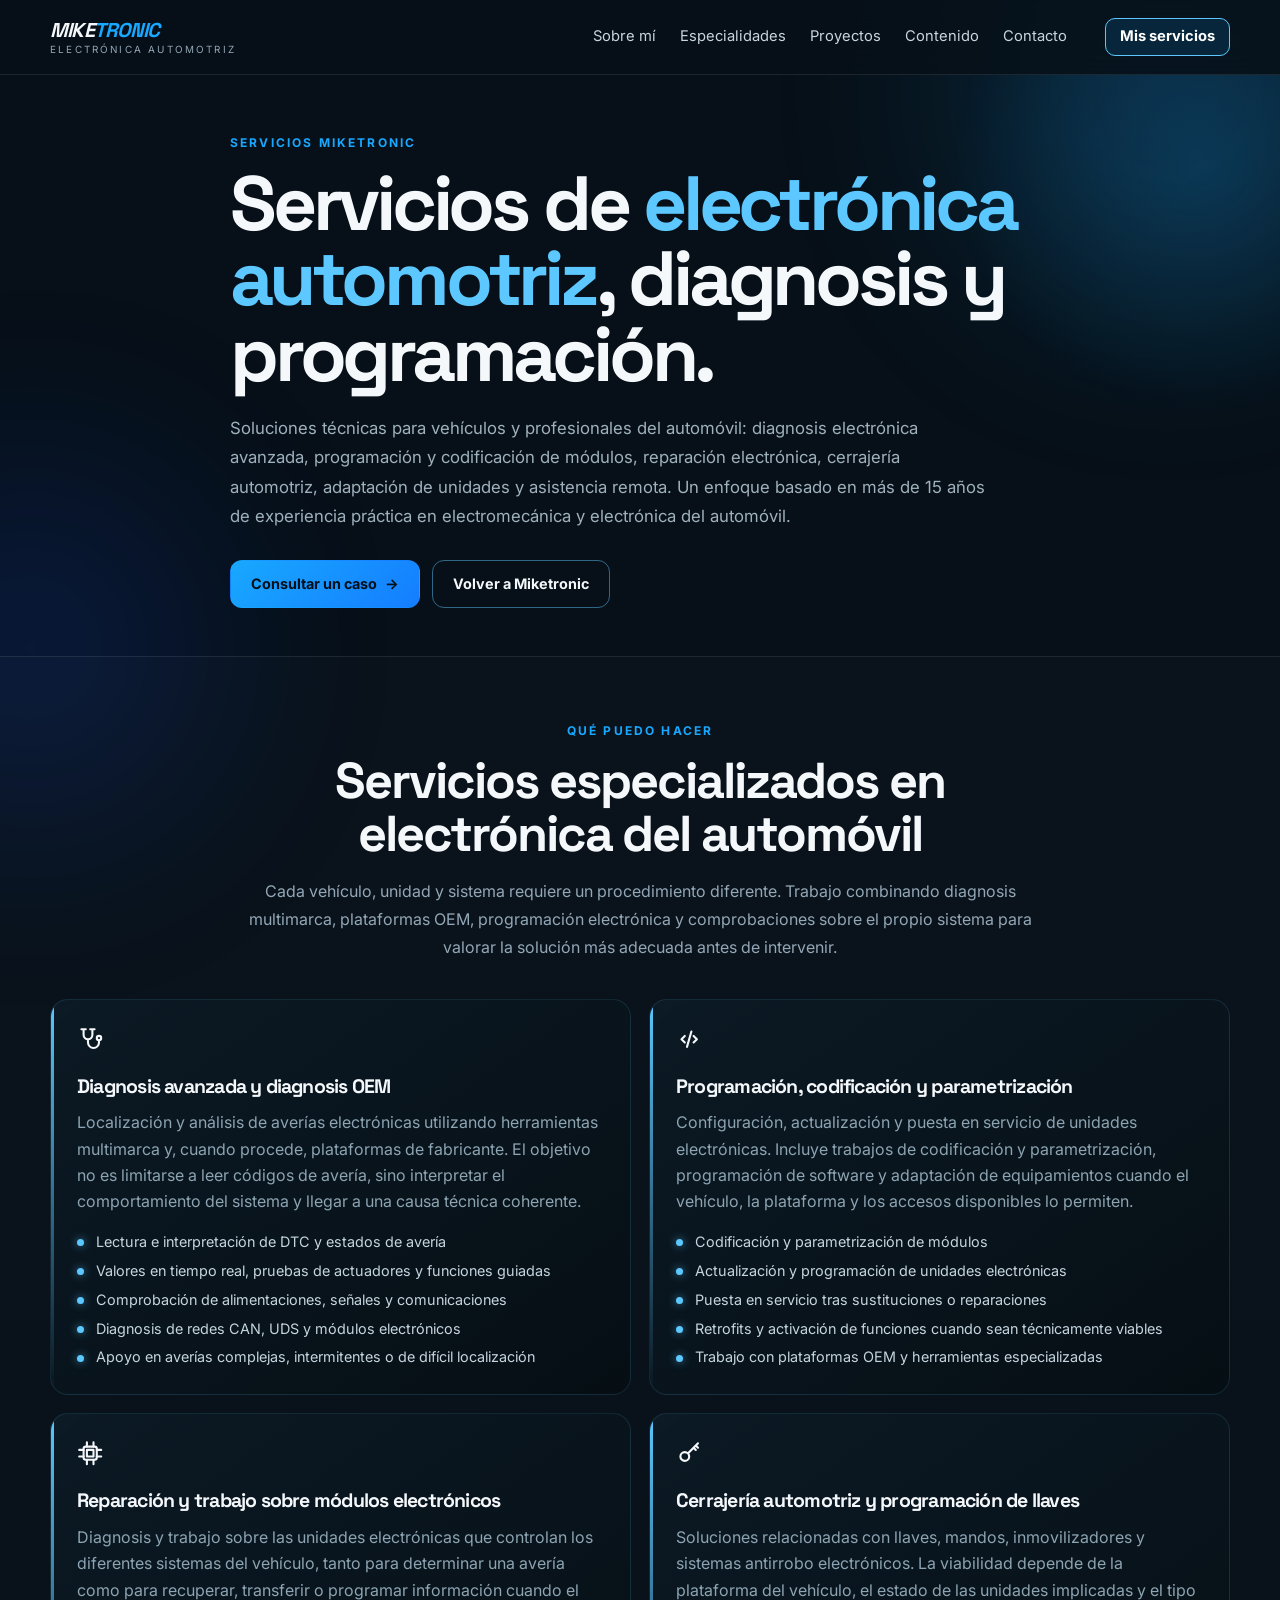
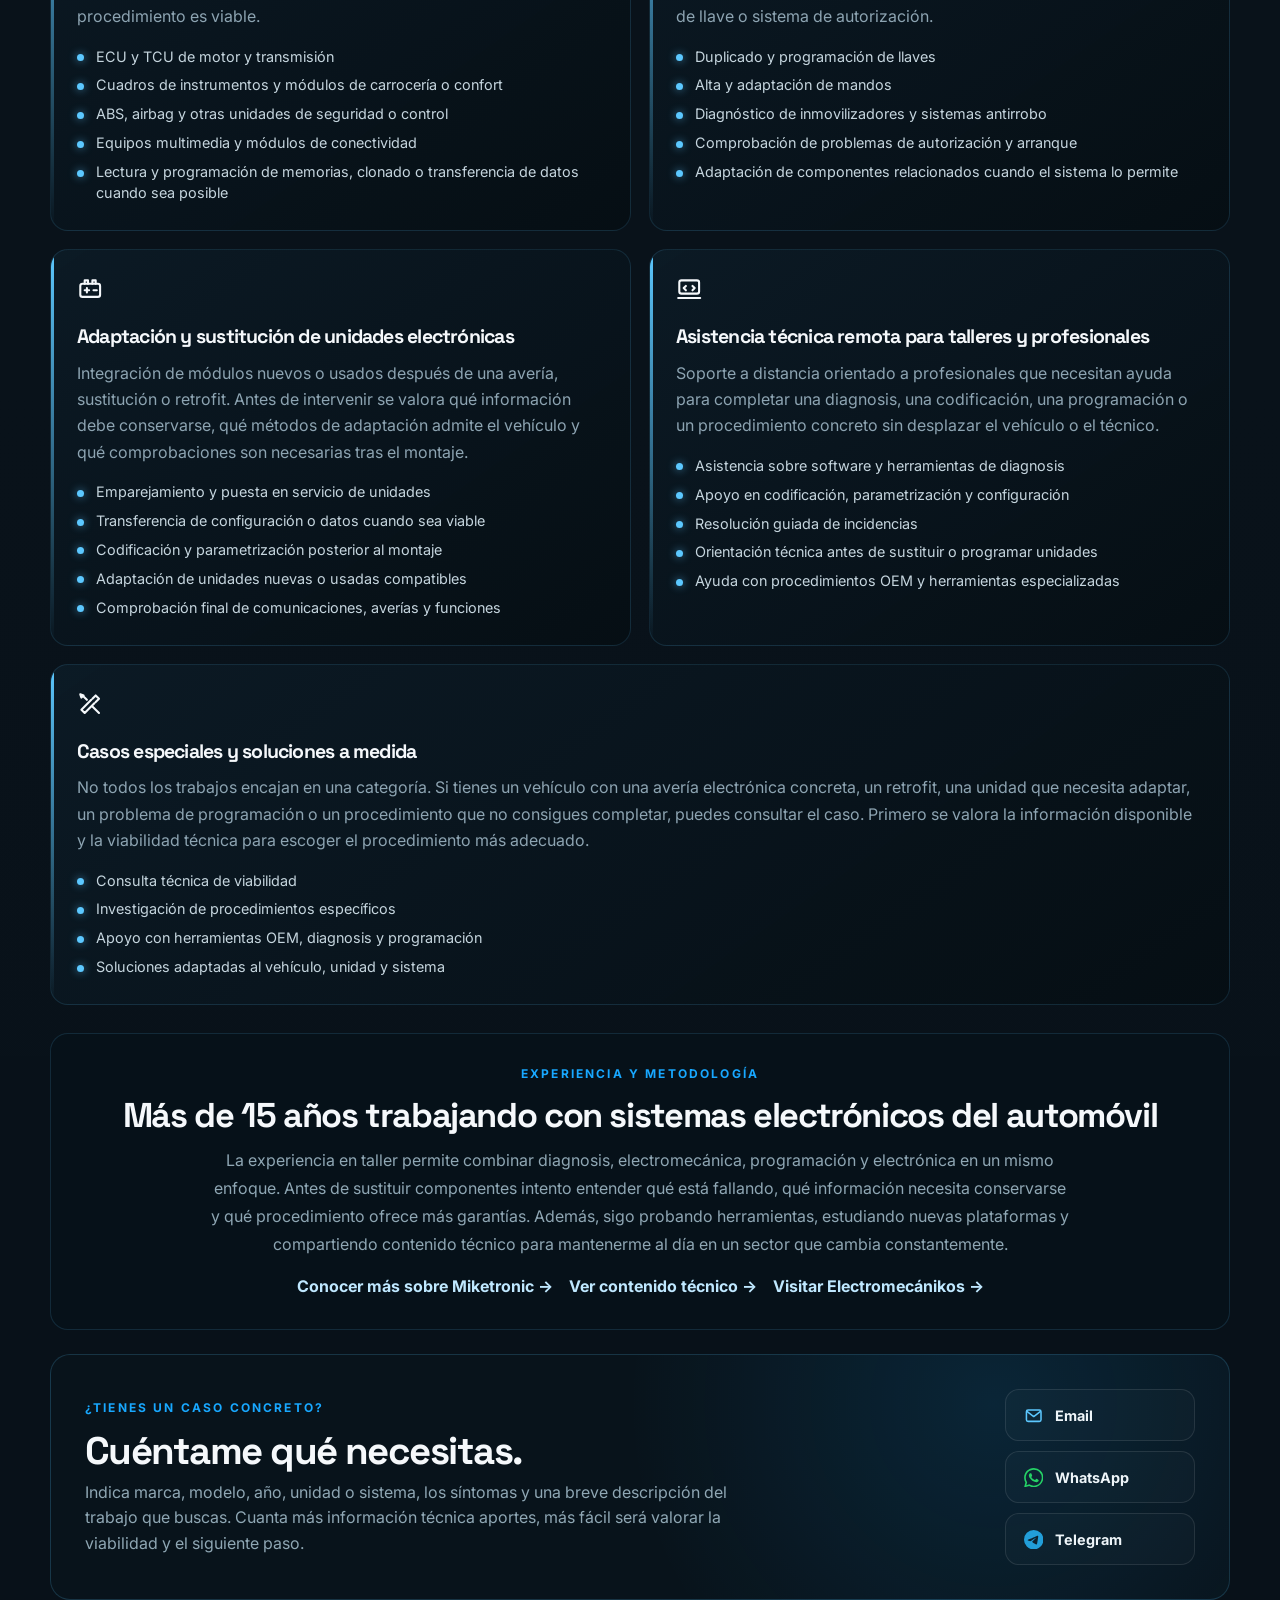
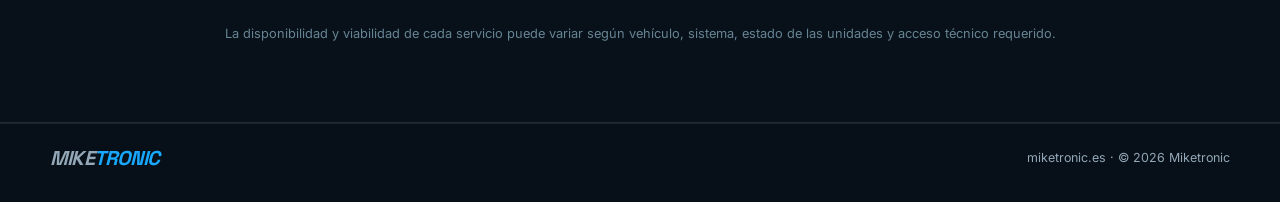
<file: servicios.html>
<!DOCTYPE html><html lang="es"><head><meta charset="UTF-8"><meta name="viewport" content="width=device-width,initial-scale=1.0"><title>Servicios Miketronic</title><meta name="robots" content="noindex, follow"><link rel="canonical" href="https://miketronic.es/servicios/"><meta http-equiv="refresh" content="0; url=https://miketronic.es/servicios/"><script>location.replace('/servicios/');</script></head><body><p>Redirigiendo a <a href="/servicios/">Servicios Miketronic</a>…</p></body></html>
</file>
<file: styles.css>
:root{--bg:#071018;--bg-soft:#0b1620;--panel:#0d1923;--text:#f5f8fb;--muted:#93a7b7;--line:rgba(255,255,255,.09);--accent:#18a8ff;--accent-2:#5cc8ff;--shadow:0 20px 60px rgba(0,0,0,.34);--radius:22px}*{box-sizing:border-box}html{scroll-behavior:smooth}body{margin:0;font-family:Inter,system-ui,sans-serif;background:var(--bg);color:var(--text);line-height:1.6;overflow-x:hidden}a{color:inherit;text-decoration:none}.container{width:min(1180px,calc(100% - 40px));margin:0 auto}.section-pad{padding:68px 0;position:relative}.section-dark{background:linear-gradient(180deg,rgba(255,255,255,.015),rgba(255,255,255,.008));border-top:1px solid var(--line);border-bottom:1px solid var(--line)}.page-glow{position:fixed;pointer-events:none;filter:blur(110px);opacity:.16;border-radius:50%;z-index:-1}.glow-a{width:420px;height:420px;background:var(--accent);top:-120px;right:-100px}.glow-b{width:360px;height:360px;background:#1450ff;bottom:8%;left:-150px}.site-header{position:sticky;top:0;z-index:20;background:rgba(7,16,24,.78);backdrop-filter:blur(16px);border-bottom:1px solid var(--line)}.nav-wrap{min-height:74px;display:flex;align-items:center;justify-content:space-between;gap:24px}.brand{display:inline-flex;flex-direction:column;line-height:1}.brand-main{font-family:'Space Grotesk',sans-serif;font-size:1.25rem;font-weight:700;font-style:italic;letter-spacing:-.04em}.brand-main span,.eyebrow{color:var(--accent)}.brand-sub{margin-top:5px;font-size:.62rem;letter-spacing:.22em;text-transform:uppercase;color:var(--muted)}.nav-links{display:flex;gap:24px;font-size:.92rem;color:#c8d5de}.nav-links a:hover{color:#fff}.menu-toggle{display:none;background:none;border:1px solid var(--line);color:#fff;border-radius:10px;font-size:1.2rem;padding:6px 10px}.hero{padding-top:44px}.hero-grid,.split-grid{display:grid;grid-template-columns:1.05fr .95fr;gap:58px;align-items:center}.eyebrow{font-weight:700;font-size:.75rem;letter-spacing:.18em;text-transform:uppercase;margin-bottom:14px}h1,h2,h3{font-family:'Space Grotesk',sans-serif;margin-top:0}h1{font-size:clamp(2.7rem,6vw,5.8rem);line-height:.98;letter-spacing:-.055em;margin-bottom:24px}h1 span{color:var(--accent-2)}h2{font-size:clamp(2rem,4vw,3.25rem);line-height:1.06;letter-spacing:-.04em;margin-bottom:18px}.hero-text,.about-copy p{color:#b4c4cf}.hero-text{max-width:650px;font-size:1.1rem}.hero-actions{display:flex;gap:14px;margin:34px 0 44px;flex-wrap:wrap}.btn{display:inline-flex;align-items:center;justify-content:center;gap:8px;min-height:48px;padding:0 20px;border-radius:12px;font-weight:700;font-size:.9rem;transition:.2s;border:1px solid transparent}.btn-primary{background:linear-gradient(135deg,var(--accent),#157dff);color:#03101a}.btn-ghost{border-color:rgba(92,200,255,.48)}.btn.small{min-height:42px}.hero-stats{display:grid;grid-template-columns:repeat(3,1fr);gap:14px}.hero-stats div{padding-right:16px;border-right:1px solid var(--line)}.hero-stats div:last-child{border:0}.hero-stats strong{display:block;font-size:1.6rem}.hero-stats span{display:block;color:var(--muted);font-size:.78rem}.visual-card{background:linear-gradient(155deg,#0d1b25,#081019 65%);border:1px solid rgba(92,200,255,.18);border-radius:28px;box-shadow:var(--shadow);overflow:hidden}.visual-topline{height:46px;display:flex;align-items:center;gap:7px;padding:0 18px;border-bottom:1px solid var(--line)}.visual-topline span{width:7px;height:7px;border-radius:50%;background:#355267}.visual-stage{min-height:430px;position:relative;display:grid;place-items:center;background:radial-gradient(circle,rgba(24,168,255,.16),transparent 36%)}.chip-core{width:150px;height:150px;border-radius:24px;border:1px solid rgba(92,200,255,.55);background:#0b1822;display:grid;place-items:center;font:700 2.1rem 'Space Grotesk';color:var(--accent-2);box-shadow:0 0 70px rgba(24,168,255,.22);z-index:2}.circuit{position:absolute;border:1px solid rgba(92,200,255,.25)}.c1{width:280px;height:1px}.c2{width:1px;height:280px}.c3{width:300px;height:210px;border-radius:32px}.c4{width:360px;height:290px;border-radius:44px;opacity:.3}.data-tag{position:absolute;font-size:.68rem;letter-spacing:.12em;border:1px solid rgba(92,200,255,.28);background:#071018;padding:7px 10px;border-radius:8px;color:#bde9ff}.tag-a{top:20%;left:12%}.tag-b{right:10%;top:34%}.tag-c{left:18%;bottom:17%}.visual-caption{padding:17px 20px;font-size:.83rem;color:var(--muted);border-top:1px solid var(--line)}.about-carousel{position:relative;min-height:500px;border-radius:var(--radius);border:1px solid var(--line);overflow:hidden;background:linear-gradient(145deg,rgba(24,168,255,.13),rgba(255,255,255,.015));box-shadow:var(--shadow)}.carousel-track,.carousel-slide,.carousel-slide img{width:100%;height:100%}.carousel-track{position:absolute;inset:0}.carousel-slide{position:absolute;inset:0;opacity:0;transition:opacity .45s ease}.carousel-slide.active{opacity:1}.carousel-slide img{object-fit:cover;display:block}.carousel-empty{position:absolute;inset:0;display:flex;flex-direction:column;align-items:center;justify-content:center;gap:8px;text-align:center;color:#9dcbe5;padding:24px}.carousel-empty i{font-size:2.4rem}.carousel-empty strong{font-size:1rem}.carousel-empty span{font-size:.72rem;color:var(--muted)}.carousel-arrow{position:absolute;top:50%;transform:translateY(-50%);width:42px;height:42px;border-radius:50%;border:1px solid rgba(255,255,255,.16);background:rgba(7,16,24,.68);color:#fff;display:grid;place-items:center;cursor:pointer;z-index:3;transition:.2s}.carousel-arrow:hover{border-color:var(--accent-2);background:rgba(7,16,24,.9)}.carousel-prev{left:14px}.carousel-next{right:14px}.carousel-dots{position:absolute;left:50%;bottom:16px;transform:translateX(-50%);display:flex;gap:7px;z-index:3}.carousel-dot{width:8px;height:8px;border-radius:50%;border:0;padding:0;background:rgba(255,255,255,.38);cursor:pointer}.carousel-dot.active{background:var(--accent-2);box-shadow:0 0 10px rgba(92,200,255,.55)}.about-carousel.no-images .carousel-arrow,.about-carousel.no-images .carousel-dots{display:none}.about-carousel:not(.no-images) .carousel-empty{display:none}.muted{color:var(--muted)!important}.pill-row{display:flex;flex-wrap:wrap;gap:10px;margin-top:26px}.pill-row span{border:1px solid var(--line);padding:8px 11px;border-radius:999px;color:#c9d7e0;font-size:.78rem}.section-heading{display:block;margin-bottom:28px}.section-heading>div{width:100%}.section-heading h2{margin-bottom:10px}.section-heading p{max-width:none;width:100%;color:var(--muted);margin:0}.cards-grid{display:grid;gap:16px}.services-grid{grid-template-columns:repeat(2,1fr);gap:14px}.card,.content-card{background:rgba(255,255,255,.02);border:1px solid var(--line);border-radius:18px}.service-card{padding:22px 24px;min-height:132px;display:flex;align-items:center;gap:22px;transition:.22s}.service-card:hover{transform:translateY(-4px);border-color:rgba(92,200,255,.35);background:rgba(24,168,255,.035)}.service-card .icon{width:64px;height:64px;min-width:64px;border-radius:16px;border:1px solid rgba(92,200,255,.28);background:rgba(24,168,255,.055);display:grid;place-items:center;color:var(--accent-2);margin:0;font-size:1.65rem;transition:.22s}.service-card:hover .icon{border-color:rgba(92,200,255,.55);box-shadow:0 0 24px rgba(24,168,255,.10)}.service-copy{min-width:0}.service-copy h3{margin:0 0 5px;font-size:1.08rem}.service-card p,.project-content p,.content-card p,.contact-wrap p{color:var(--muted);font-size:.9rem}.service-card p{margin:0;line-height:1.5}.projects-grid{display:grid;grid-template-columns:1fr 1fr;gap:18px}.project-card{display:grid;grid-template-columns:1.2fr .8fr;min-height:300px;border:1px solid rgba(92,200,255,.18);border-radius:var(--radius);overflow:hidden;background:#0b1620}.project-content{padding:30px;display:flex;flex-direction:column;justify-content:center}.project-kicker,.content-tag{font-size:.7rem;color:var(--accent);letter-spacing:.16em;font-weight:700}.project-art{display:grid;place-items:center;font:700 3.4rem 'Space Grotesk';background:radial-gradient(circle,rgba(24,168,255,.3),transparent 60%)}.text-link{color:#9cddff;font-weight:700}.content-grid{display:grid;grid-template-columns:repeat(3,1fr);gap:18px}.content-card{overflow:hidden}.content-thumb{aspect-ratio:16/10;display:grid;place-items:center;background:linear-gradient(135deg,rgba(24,168,255,.14),rgba(255,255,255,.02));border-bottom:1px solid var(--line);color:#9dcbe5}.content-card>div:last-child{padding:21px}.contact-section{border-top:1px solid var(--line)}.contact-wrap{display:grid;grid-template-columns:.8fr 1.2fr;gap:50px;align-items:center}.social-area{width:100%}.social-grid{display:grid;grid-template-columns:repeat(3,minmax(0,1fr));gap:12px}.social-card{--social:#18a8ff;min-height:64px;border:1px solid rgba(255,255,255,.10);background:rgba(255,255,255,.018);border-radius:14px;display:flex;align-items:center;gap:12px;padding:0 18px;transition:transform .2s ease,border-color .2s ease,background .2s ease,box-shadow .2s ease;color:#eef5f9}.social-card i{width:24px;text-align:center;font-size:1.35rem;color:var(--social);transition:transform .2s ease,filter .2s ease}.social-card strong{font-size:.9rem;font-weight:700}.social-card:hover{transform:translateY(-3px);border-color:var(--social);background:color-mix(in srgb,var(--social) 9%,rgba(255,255,255,.02));box-shadow:0 10px 28px color-mix(in srgb,var(--social) 12%,transparent)}.social-card:hover i{transform:scale(1.1);filter:drop-shadow(0 0 8px var(--social))}.instagram{--social:#e1306c}.youtube{--social:#ff0033}.tiktok{--social:#25f4ee}.facebook{--social:#1877f2}.telegram{--social:#229ed9}.whatsapp{--social:#25d366}.direct-contact{margin-top:18px;display:flex;justify-content:center}.email-button{--social:var(--accent-2);min-height:52px;width:190px;border:1px solid rgba(255,255,255,.10);background:rgba(255,255,255,.018);border-radius:14px;display:flex;align-items:center;gap:12px;padding:0 18px;color:#eef5f9;transition:transform .2s ease,border-color .2s ease,background .2s ease,box-shadow .2s ease}.email-button i{width:24px;text-align:center;font-size:1.2rem;color:var(--social);transition:.2s}.email-button strong{font-size:.88rem}.email-button:hover{transform:translateY(-3px);border-color:var(--social);background:rgba(92,200,255,.08);box-shadow:0 10px 28px rgba(24,168,255,.12)}.email-button:hover i{transform:scale(1.1);filter:drop-shadow(0 0 8px var(--social))}.back-to-top{position:fixed;right:24px;bottom:24px;width:46px;height:46px;border-radius:14px;border:1px solid rgba(92,200,255,.28);background:rgba(7,16,24,.82);backdrop-filter:blur(12px);color:var(--accent-2);display:grid;place-items:center;font-size:1rem;cursor:pointer;z-index:30;opacity:0;visibility:hidden;transform:translateY(12px);transition:opacity .22s ease,visibility .22s ease,transform .22s ease,border-color .22s ease,background .22s ease,box-shadow .22s ease}.back-to-top.visible{opacity:1;visibility:visible;transform:none}.back-to-top:hover{border-color:var(--accent-2);background:rgba(24,168,255,.10);box-shadow:0 8px 28px rgba(24,168,255,.14);transform:translateY(-3px)}.site-footer{border-top:1px solid var(--line);padding:24px 0 34px;color:var(--muted);font-size:.78rem}.footer-wrap{display:flex;justify-content:space-between;align-items:center}.reveal{opacity:0;transform:translateY(24px);transition:opacity .65s,transform .65s}.reveal.visible{opacity:1;transform:none}.delay-1{transition-delay:.08s}.delay-2{transition-delay:.16s}@media(max-width:900px){.menu-toggle{display:block}.nav-links{display:none;position:absolute;top:74px;left:20px;right:20px;flex-direction:column;padding:18px;background:#071018;border:1px solid var(--line);border-radius:14px}.nav-links.open{display:flex}.hero{padding-top:38px}.hero-grid,.split-grid,.contact-wrap{grid-template-columns:1fr}.services-grid{grid-template-columns:1fr}.projects-grid,.content-grid{grid-template-columns:1fr}.social-grid{grid-template-columns:repeat(3,minmax(0,1fr))}.about-carousel{min-height:420px}}@media(max-width:620px){.container{width:min(100% - 28px,1180px)}.section-pad{padding:52px 0}.hero{padding-top:30px}.social-grid{grid-template-columns:repeat(2,minmax(0,1fr))}.social-card{padding:0 14px}.service-card{padding:18px;gap:16px;min-height:116px}.service-card .icon{width:56px;height:56px;min-width:56px;font-size:1.45rem;border-radius:14px}.service-copy h3{font-size:1rem}.service-card p{font-size:.82rem;line-height:1.45}.hero-stats{grid-template-columns:1fr 1fr}.project-card{grid-template-columns:1fr}.project-art{min-height:160px}.section-heading{margin-bottom:24px}.section-heading h2{margin-bottom:8px}.section-heading p{width:auto}.section-heading .btn{margin-top:18px}.footer-wrap{flex-direction:column;align-items:flex-start}.visual-stage{min-height:330px}.email-button{width:170px;min-height:50px;padding:0 14px}.about-carousel{min-height:330px}.carousel-arrow{width:38px;height:38px}.carousel-prev{left:10px}.carousel-next{right:10px}.back-to-top{right:14px;bottom:14px;width:44px;height:44px;border-radius:13px}}
</file>
